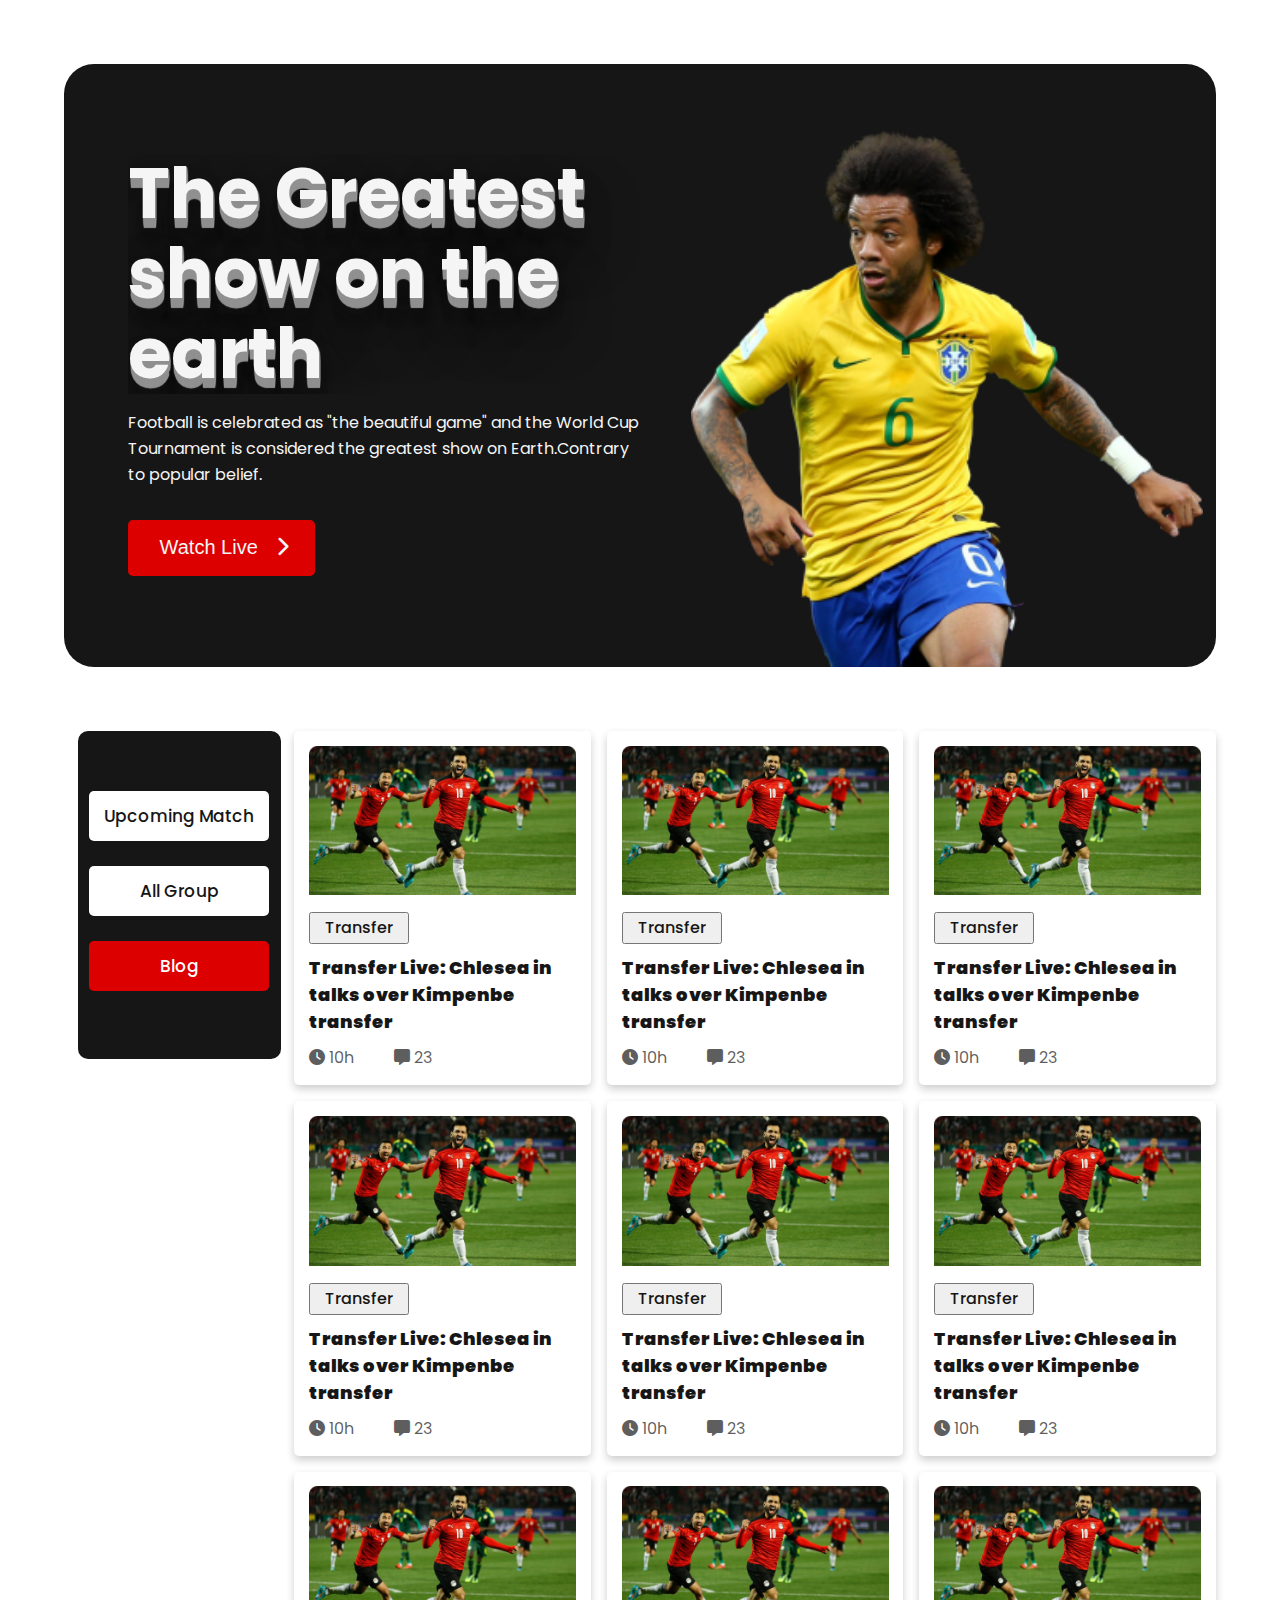
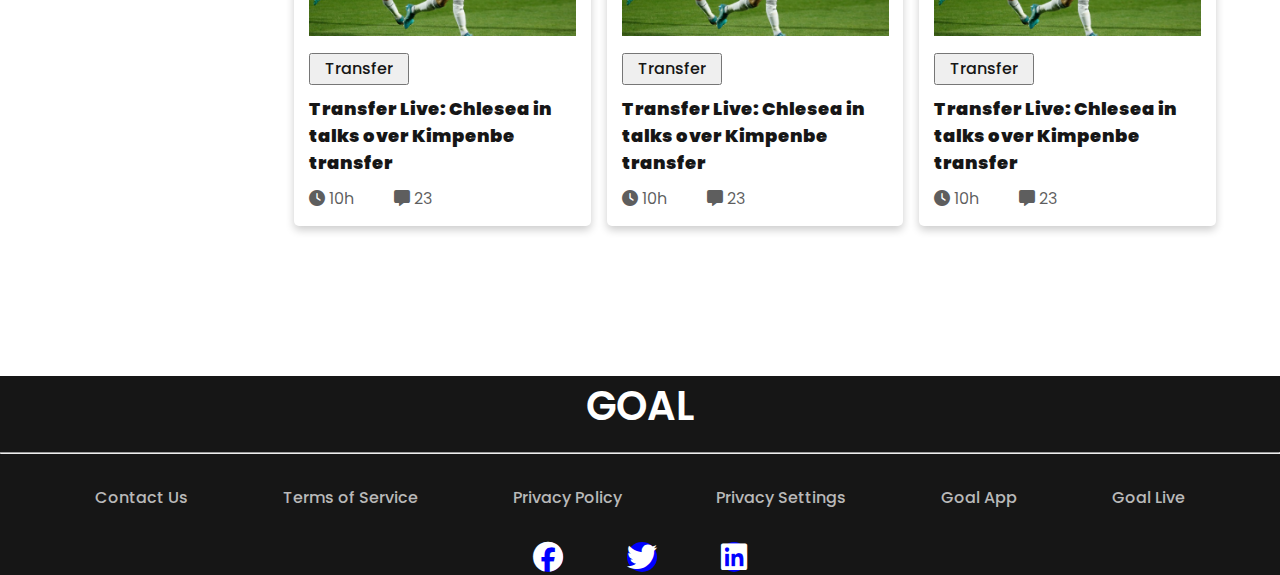
<file: index.html>
<!DOCTYPE html>
<html lang="en">
  <head>
    <meta charset="UTF-8" />
    <meta http-equiv="X-UA-Compatible" content="IE=edge" />
    <meta name="viewport" content="width=device-width, initial-scale=1.0" />
    <title>World Cup</title>
    <link rel="shortcut icon" href="./assets/fifa logo.jpg" type="image/x-icon">
    <!-- Font Awesome -->
    <link
      rel="stylesheet"
      href="https://cdnjs.cloudflare.com/ajax/libs/font-awesome/6.1.1/css/all.min.css"
    />
    <!-- Google Fonts -->
    <link
      href="https://fonts.googleapis.com/css2?family=Lobster&family=Montserrat:ital,wght@0,200;0,400;0,500;0,600;0,700;0,800;0,900;1,700;1,800&family=Poppins&display=swap"
      rel="stylesheet"
    />
    <!-- Custom CSS Style -->
    <link rel="stylesheet" href="./styles/website1.css" />
  </head>
  <body>
    <!-- Header Part Start -->
    <header>
      <div class="header__content">
        <h1>The Greatest <br />show on the <br />earth</h1>
        <p>
          Football is celebrated as "the beautiful game" and the World Cup
          Tournament is considered the greatest show on Earth.Contrary to
          popular belief.
        </p>
        <button>
          Watch Live
          <span><i class="fa-solid fa-chevron-right arrow-btn"></i></span>
        </button>
      </div>
      <div class="header__img">
        <img src="./assets/Banner Image.png" alt="" />
      </div>
    </header>
    <!-- Header Part End -->

    <!-- Main Part Start -->
    <main>
      <section class="main__content--area">
        <!-- sidebar options -->
        <section class="main__content">
          <div class="main__content--container">
            <!-- upcoming match btn -->
            <div class="upcoming__match--btn">
              <a href="./website2.html"><button>Upcoming Match</button></a>
            </div>
            <br />
            <!-- all group  btn -->
            <div class="all__group--btn">
              <button>All Group</button>
            </div>
            <br />
            <!-- blog btn -->
            <div class="blog--btn">
              <a href="./index.html"> <button>Blog</button></a>
            </div>
            <br />
          </div>
        </section>

        <!-- blog informations -->
        <section class="blogs__news">
          <!-- card-01 -->
          <div class="card">
            <img
              src="./assets/Blog Image.png"
              alt="Avatar"
              style="width: 100%"
            />
            <button class="blog__btn">Transfer</button>
            <div class="container">
              <h4>
                <b>Transfer Live: Chlesea in talks over Kimpenbe transfer</b>
              </h4>
              <div class="card__icons">
                <span><i class="fa-solid fa-clock"></i> 10h</span>
                <span class="chat__icon"
                  ><i class="fa-solid fa-message"></i> 23</span
                >
              </div>
            </div>
          </div>
          <!-- card-02 -->
          <div class="card">
            <img
              src="./assets/Blog Image.png"
              alt="Avatar"
              style="width: 100%"
            />
            <button class="blog__btn">Transfer</button>
            <div class="container">
              <h4>
                <b>Transfer Live: Chlesea in talks over Kimpenbe transfer</b>
              </h4>
              <div class="card__icons">
                <span><i class="fa-solid fa-clock"></i> 10h</span>
                <span class="chat__icon"
                  ><i class="fa-solid fa-message"></i> 23</span
                >
              </div>
            </div>
          </div>
          <!-- card-03 -->
          <div class="card">
            <img
              src="./assets/Blog Image.png"
              alt="Avatar"
              style="width: 100%"
            />
            <button class="blog__btn">Transfer</button>
            <div class="container">
              <h4>
                <b>Transfer Live: Chlesea in talks over Kimpenbe transfer</b>
              </h4>
              <div class="card__icons">
                <span><i class="fa-solid fa-clock"></i> 10h</span>
                <span class="chat__icon"
                  ><i class="fa-solid fa-message"></i> 23</span
                >
              </div>
            </div>
          </div>
          <!-- card-04 -->
          <div class="card">
            <img
              src="./assets/Blog Image.png"
              alt="Avatar"
              style="width: 100%"
            />
            <button class="blog__btn">Transfer</button>
            <div class="container">
              <h4>
                <b>Transfer Live: Chlesea in talks over Kimpenbe transfer</b>
              </h4>
              <div class="card__icons">
                <span><i class="fa-solid fa-clock"></i> 10h</span>
                <span class="chat__icon"
                  ><i class="fa-solid fa-message"></i> 23</span
                >
              </div>
            </div>
          </div>
          <!-- card-05 -->
          <div class="card">
            <img
              src="./assets/Blog Image.png"
              alt="Avatar"
              style="width: 100%"
            />
            <button class="blog__btn">Transfer</button>
            <div class="container">
              <h4>
                <b>Transfer Live: Chlesea in talks over Kimpenbe transfer</b>
              </h4>
              <div class="card__icons">
                <span><i class="fa-solid fa-clock"></i> 10h</span>
                <span class="chat__icon"
                  ><i class="fa-solid fa-message"></i> 23</span
                >
              </div>
            </div>
          </div>
          <!-- card-06 -->
          <div class="card">
            <img
              src="./assets/Blog Image.png"
              alt="Avatar"
              style="width: 100%"
            />
            <button class="blog__btn">Transfer</button>
            <div class="container">
              <h4>
                <b>Transfer Live: Chlesea in talks over Kimpenbe transfer</b>
              </h4>
              <div class="card__icons">
                <span><i class="fa-solid fa-clock"></i> 10h</span>
                <span class="chat__icon"
                  ><i class="fa-solid fa-message"></i> 23</span
                >
              </div>
            </div>
          </div>
          <!-- card-07 -->
          <div class="card">
            <img
              src="./assets/Blog Image.png"
              alt="Avatar"
              style="width: 100%"
            />
            <button class="blog__btn">Transfer</button>
            <div class="container">
              <h4>
                <b>Transfer Live: Chlesea in talks over Kimpenbe transfer</b>
              </h4>
              <div class="card__icons">
                <span><i class="fa-solid fa-clock"></i> 10h</span>
                <span class="chat__icon"
                  ><i class="fa-solid fa-message"></i> 23</span
                >
              </div>
            </div>
          </div>
          <!-- card-08 -->
          <div class="card">
            <img
              src="./assets/Blog Image.png"
              alt="Avatar"
              style="width: 100%"
            />
            <button class="blog__btn">Transfer</button>
            <div class="container">
              <h4>
                <b>Transfer Live: Chlesea in talks over Kimpenbe transfer</b>
              </h4>
              <div class="card__icons">
                <span><i class="fa-solid fa-clock"></i> 10h</span>
                <span class="chat__icon"
                  ><i class="fa-solid fa-message"></i> 23</span
                >
              </div>
            </div>
          </div>
          <!-- card-09 -->
          <div class="card last-child">
            <img
              src="./assets/Blog Image.png"
              alt="Avatar"
              style="width: 100%"
            />
            <button class="blog__btn">Transfer</button>
            <div class="container">
              <h4>
                <b>Transfer Live: Chlesea in talks over Kimpenbe transfer</b>
              </h4>
              <div class="card__icons">
                <span><i class="fa-solid fa-clock"></i> 10h</span>
                <span class="chat__icon"
                  ><i class="fa-solid fa-message"></i> 23</span
                >
              </div>
            </div>
          </div>
        </section>
      </section>
      <br /><br />
      <!-- view all btn -->
      <div class="view__all--btn--container">
        <button class="view__all--btn">View All</button>
      </div>
    </main>
    <!-- Main Part End -->

    <!-- Footer Part Start -->
    <footer>
      <div class="goal">
        <h1>GOAL</h1>
      </div>
      <hr />
      <!-- Contact information and others -->
      <div class="others__info">
        <ul>
          <li>Contact Us</li>
          <li>Terms of Service</li>
          <li>Privacy Policy</li>
          <li>Privacy Settings</li>
          <li>Goal App</li>
          <li>Goal Live</li>
        </ul>
      </div>
      <!-- Social Icons -->
      <div class="social__icons">
        <ul>
          <li>
            <a href="https://www.facebook.com/nishat2298"
              ><i class="fa-brands fa-facebook"></i
            ></a>
          </li>
          <li class="twitter">
            <a href="https://www.facebook.com/nishat2298"
              ><i class="fa-brands fa-twitter"></i
            ></a>
          </li>
          <li>
            <a href="https://www.facebook.com/nishat2298">
              <i class="fa-brands fa-linkedin"></i>
            </a>
          </li>
        </ul>
      </div>
    </footer>
    <!-- Footer Part End -->
  </body>
</html>
</file>
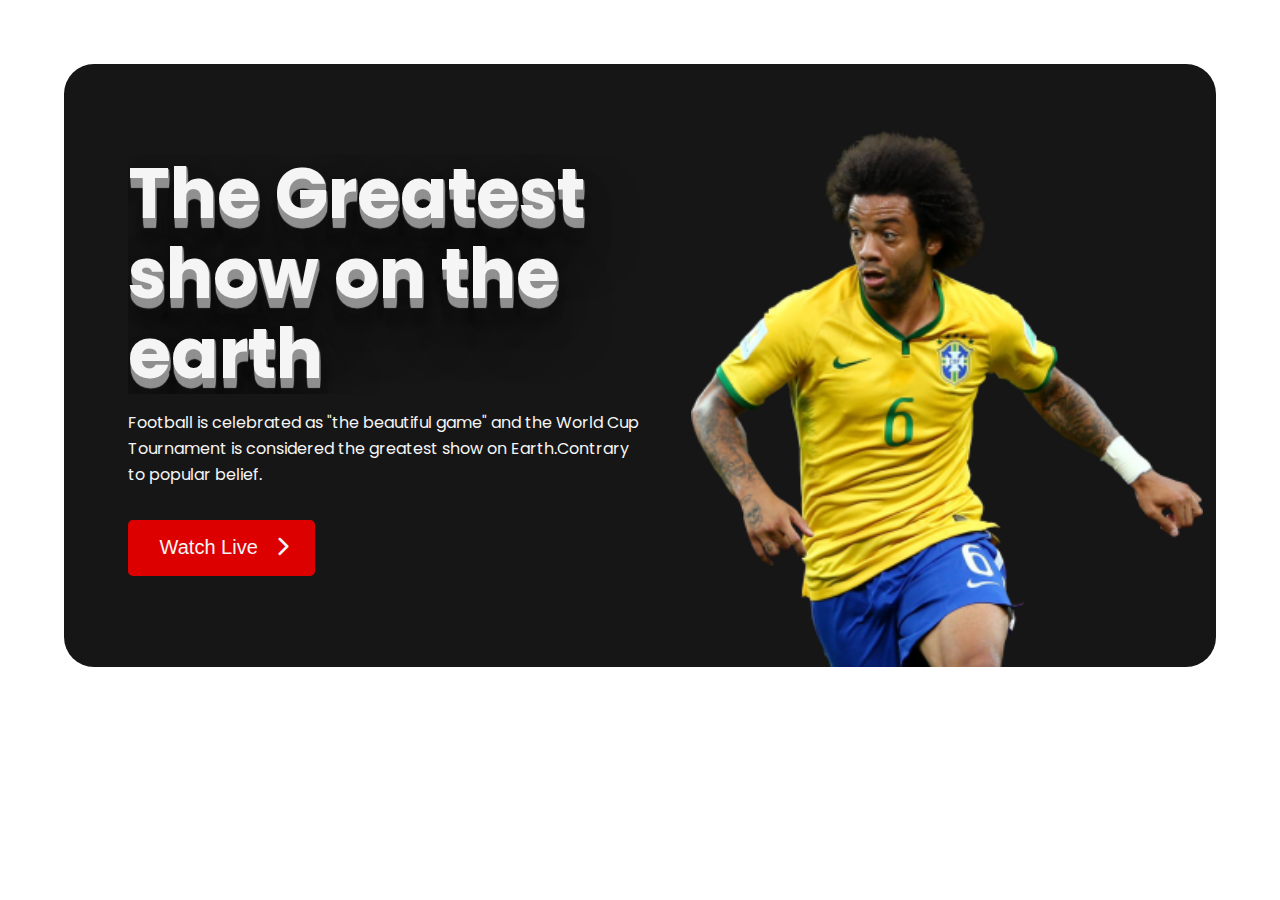
<file: website-1.html>
<!DOCTYPE html>
<html lang="en">
  <head>
    <meta charset="UTF-8" />
    <meta http-equiv="X-UA-Compatible" content="IE=edge" />
    <meta name="viewport" content="width=device-width, initial-scale=1.0" />
    <title>World Cup || Website-1</title>
    <!-- Font Awesome -->
    <link
      rel="stylesheet"
      href="https://cdnjs.cloudflare.com/ajax/libs/font-awesome/6.1.1/css/all.min.css"
    />
    <!-- Google Fonts -->
    <link
      href="https://fonts.googleapis.com/css2?family=Lobster&family=Montserrat:ital,wght@0,200;0,400;0,500;0,600;0,700;0,800;0,900;1,700;1,800&family=Poppins&display=swap"
      rel="stylesheet"
    />
    <!-- Custom CSS Style -->
    <link rel="stylesheet" href="./styles/website1.css" />
  </head>
  <body>
    <!-- Header Part Start -->
    <header>
      <div class="header__content">
        <h1>The Greatest <br />show on the <br />earth</h1>
        <p>
          Football is celebrated as "the beautiful game"  and the World Cup
          Tournament is considered the greatest show on Earth.Contrary to popular belief.
        </p>
        <button>
          Watch Live <span ><i class="fa-solid fa-chevron-right arrow-btn"></i></span>
        </button>
      </div>
      <div class="header__img">
        <img src="./assets/Banner Image.png" alt="" />
      </div>
    </header>
    <!-- Header Part End -->

    <!-- Main Part Start -->
    <main></main>
    <!-- Main Part End -->

    <!-- Footer Part Start -->
    <footer></footer>
    <!-- Footer Part End -->
  </body>
</html>
</file>
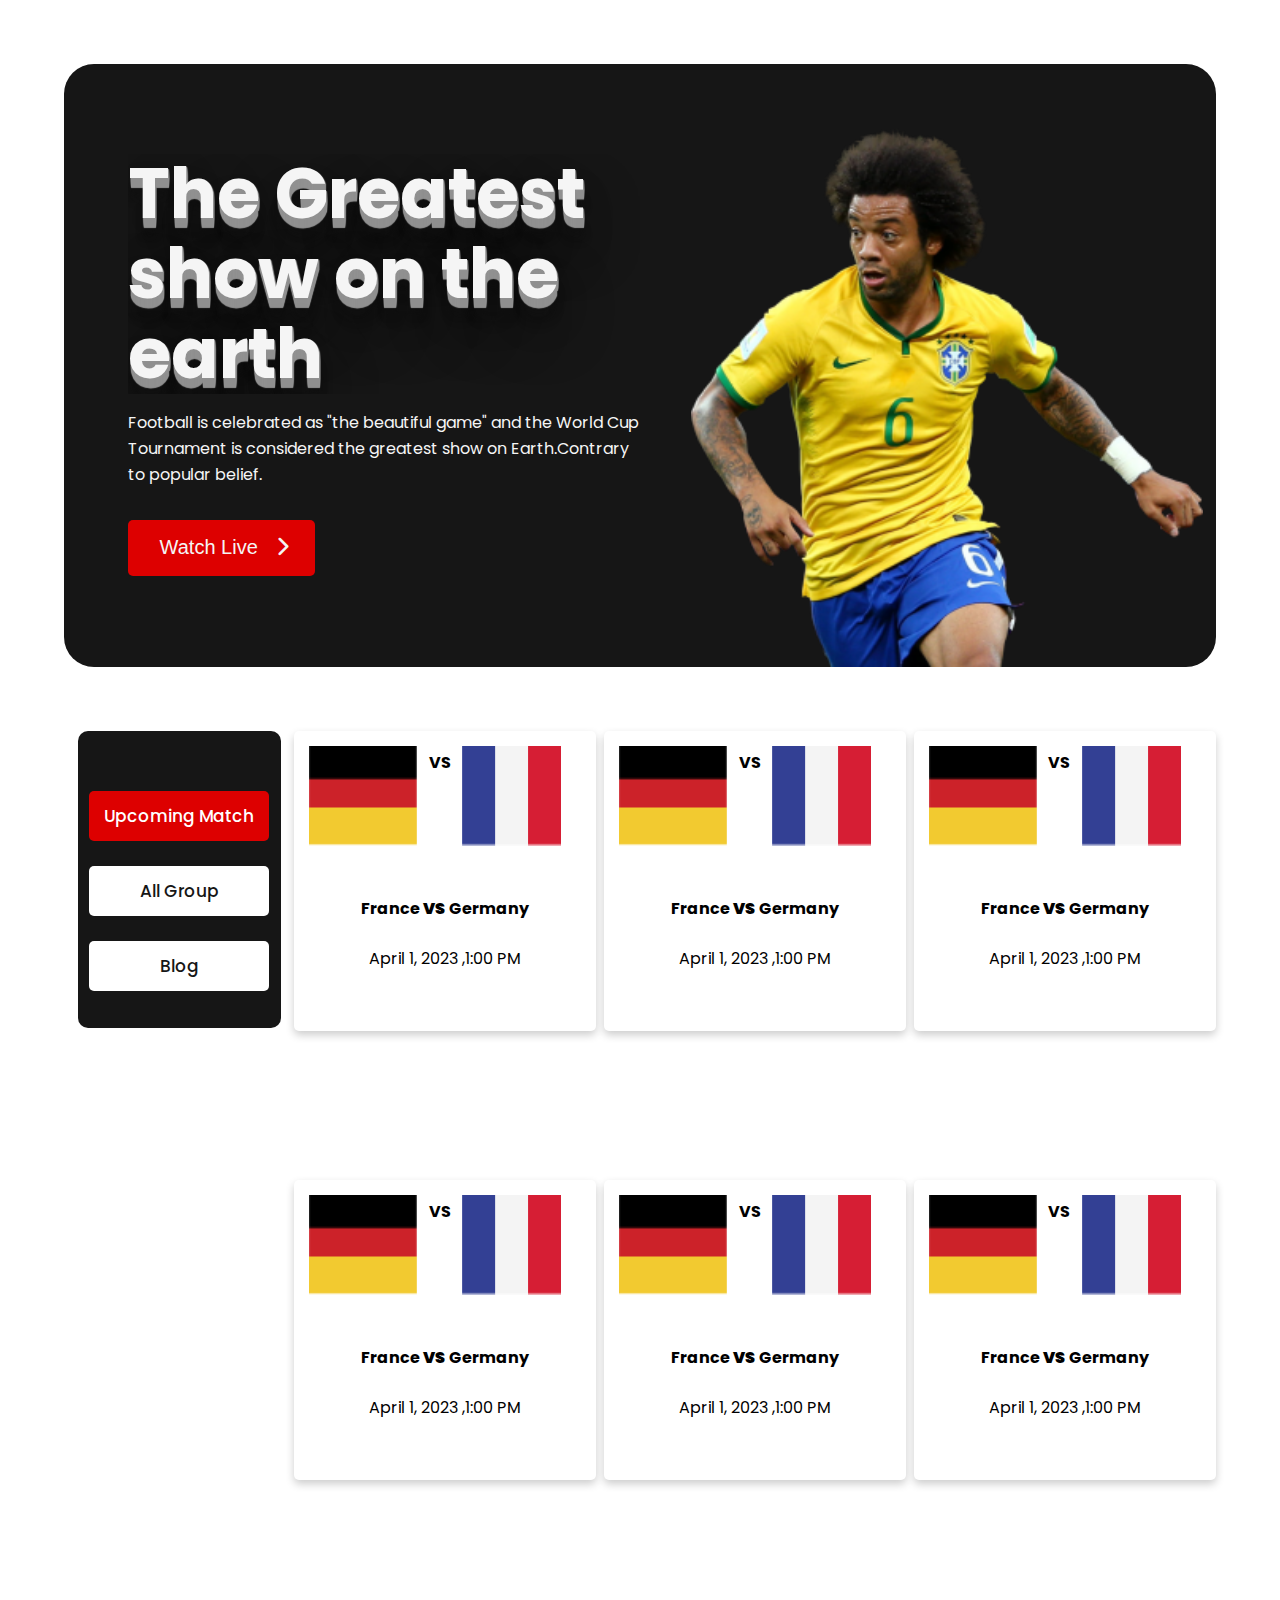
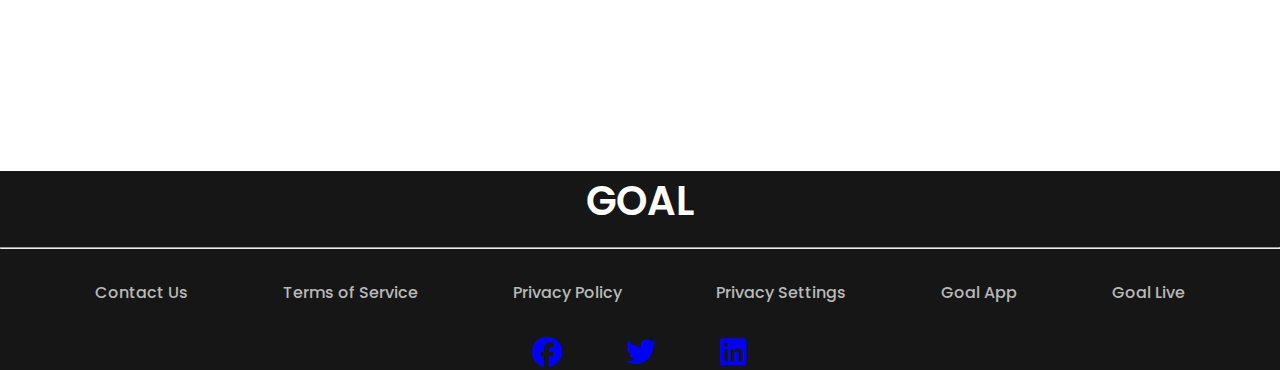
<file: website2.html>
<!DOCTYPE html>
<html lang="en">
  <head>
    <meta charset="UTF-8" />
    <meta http-equiv="X-UA-Compatible" content="IE=edge" />
    <meta name="viewport" content="width=device-width, initial-scale=1.0" />
    <title>World Cup || Website-2</title>
    <!-- Favicon -->
    <link
      rel="shortcut icon"
      href="./assets/fifa logo.jpg"
      type="image/x-icon"
    />
    <!-- Font Awesome -->
    <link
      rel="stylesheet"
      href="https://cdnjs.cloudflare.com/ajax/libs/font-awesome/6.1.1/css/all.min.css"
    />
    <!-- Google Fonts -->
    <link
      href="https://fonts.googleapis.com/css2?family=Lobster&family=Montserrat:ital,wght@0,200;0,400;0,500;0,600;0,700;0,800;0,900;1,700;1,800&family=Poppins&display=swap"
      rel="stylesheet"
    />
    <!-- Custom CSS Style -->
    <link rel="stylesheet" href="./styles/website2.css" />
  </head>
  <body>
    <!-- Header Part Start -->
    <header>
      <div class="header__content">
        <h1>The Greatest <br />show on the <br />earth</h1>
        <p>
          Football is celebrated as "the beautiful game" and the World Cup
          Tournament is considered the greatest show on Earth.Contrary to
          popular belief.
        </p>
        <button>
          Watch Live
          <span><i class="fa-solid fa-chevron-right arrow-btn"></i></span>
        </button>
      </div>
      <div class="header__img">
        <img src="./assets/Banner Image.png" alt="" />
      </div>
    </header>
    <!-- Header Part End -->

    <!-- Main Part Start -->
    <main>
      <section class="main__content--area">
        <!-- sidebar options -->
        <section class="main__content">
          <div class="main__content--container">
            <!-- upcoming match btn -->
            <div class="upcoming__match--btn">
              <a href="./website2.html"><button>Upcoming Match</button></a>
            </div>
            <br />
            <!-- all group  btn -->
            <div class="all__group--btn">
              <button>All Group</button>
            </div>
            <br />
            <!-- blog btn -->
            <div class="blog--btn">
              <a href="./index.html"><button>Blog</button></a>
            </div>
            <br />
          </div>
        </section>

        <!-- blog informations -->
        <section class="blogs__news">
          <!-- card-01 -->
          <div class="card">
            <div class="verses">
              <img
                src="./assets/germany Flag.png"
                alt="Avatar"
                style="width: 100%"
              />
              <span class="vs"> <b>VS</b></span>
              <img src="./assets/Flag.png" alt="" />
            </div>
            <br />
            <br />
            <p class="blog__btn">
              <b>France <strong>VS</strong> Germany</b>
            </p>
            <br />

            <div class="container">
              <p>April 1, 2023 ,1:00 PM</p>
            </div>
          </div>
          <!-- card-02 -->
          <div class="card">
            <div class="verses">
              <img
                src="./assets/germany Flag.png"
                alt="Avatar"
                style="width: 100%"
              />
              <span class="vs"> <b>VS</b></span>
              <img src="./assets/Flag.png" alt="" />
            </div>
            <br />
            <br />
            <p class="blog__btn">
              <b>France <strong>VS</strong> Germany</b>
            </p>
            <br />

            <div class="container">
              <p>April 1, 2023 ,1:00 PM</p>
            </div>
          </div>
          <!-- card-03 -->
          <div class="card">
            <div class="verses">
              <img
                src="./assets/germany Flag.png"
                alt="Avatar"
                style="width: 100%"
              />
              <span class="vs"> <b>VS</b></span>
              <img src="./assets/Flag.png" alt="" />
            </div>
            <br />
            <br />
            <p class="blog__btn">
              <b>France <strong>VS</strong> Germany</b>
            </p>
            <br />

            <div class="container">
              <p>April 1, 2023 ,1:00 PM</p>
            </div>
          </div>
          <!-- card-04 -->
          <div class="card">
            <div class="verses">
              <img
                src="./assets/germany Flag.png"
                alt="Avatar"
                style="width: 100%"
              />
              <span class="vs"> <b>VS</b></span>
              <img src="./assets/Flag.png" alt="" />
            </div>
            <br />
            <br />
            <p class="blog__btn">
              <b>France <strong>VS</strong> Germany</b>
            </p>
            <br />

            <div class="container">
              <p>April 1, 2023 ,1:00 PM</p>
            </div>
          </div>
          <!-- card-05 -->
          <div class="card">
            <div class="verses">
              <img
                src="./assets/germany Flag.png"
                alt="Avatar"
                style="width: 100%"
              />
              <span class="vs"> <b>VS</b></span>
              <img src="./assets/Flag.png" alt="" />
            </div>
            <br />
            <br />
            <p class="blog__btn">
              <b>France <strong>VS</strong> Germany</b>
            </p>
            <br />

            <div class="container">
              <p>April 1, 2023 ,1:00 PM</p>
            </div>
          </div>
          <!-- card-06 -->
          <div class="card">
            <div class="verses">
              <img
                src="./assets/germany Flag.png"
                alt="Avatar"
                style="width: 100%"
              />
              <span class="vs"> <b>VS</b></span>
              <img src="./assets/Flag.png" alt="" />
            </div>
            <br />
            <br />
            <p class="blog__btn">
              <b>France <strong>VS</strong> Germany</b>
            </p>
            <br />

            <div class="container">
              <p>April 1, 2023 ,1:00 PM</p>
            </div>
          </div>
        </section>
      </section>
      <br /><br />
      <!-- view all btn -->
      <div class="view__all--btn--container">
        <button class="view__all--btn">View All</button>
      </div>
    </main>
    <!-- Main Part End -->

    <!-- Footer Part Start -->
    <footer>
      <div class="goal">
        <h1>GOAL</h1>
      </div>
      <hr />
      <!-- Contact information and others -->
      <div class="others__info">
        <ul>
          <li>Contact Us</li>
          <li>Terms of Service</li>
          <li>Privacy Policy</li>
          <li>Privacy Settings</li>
          <li>Goal App</li>
          <li>Goal Live</li>
        </ul>
      </div>
      <!-- Social Icons -->
      <div class="social__icons">
        <ul>
          <li>
            <a href=""><i class="fa-brands fa-facebook"></i></a>
          </li>
          <li>
            <a href=""><i class="fa-brands fa-twitter"></i></a>
          </li>
          <li>
            <a href="">
              <i class="fa-brands fa-linkedin"></i>
            </a>
          </li>
        </ul>
      </div>
    </footer>
    <!-- Footer Part End -->
  </body>
</html>
</file>
<file: styles/website1.css>
/* Reset */
* {
  margin: 0;
  padding: 0;
  box-sizing: border-box;
}

body {
  font-family: "Poppins", sans-serif;
  font-weight: normal;
}

header,
main {
  width: 90%;
  margin: 0 auto;
}

/* ----------------Header Part Style----------- */
/* header content */
header {
  display: grid;
  grid-template-columns: repeat(2, 1fr);
  background: #161616;
  border-radius: 30px;
  padding: 5%;
  /* max-height: 645px; */
  margin-top: 5%;
  margin-bottom: 5%;
}
header h1 {
  font-family: "Poppins";
  font-style: normal;
  font-weight: 700;
  font-size: 70px;
  line-height: 80px;
  /* color: #ffffff; */
  margin-top: 5%;

  /* text effect */
  /* text-transform: uppercase; */
  color: #f5f5f5;
  text-shadow: 1px 1px 1px #919191, 1px 2px 1px #919191, 1px 3px 1px #919191,
    1px 4px 1px #919191, 1px 5px 1px #919191, 1px 6px 1px #919191,
    1px 7px 1px #919191, 1px 8px 1px #919191, 1px 9px 1px #919191,
    1px 10px 1px #919191, 1px 18px 6px rgba(16, 16, 16, 0.4),
    1px 22px 10px rgba(16, 16, 16, 0.2), 1px 25px 35px rgba(16, 16, 16, 0.2),
    1px 30px 60px rgba(16, 16, 16, 0.4);
}
header p {
  font-family: "Poppins";
  font-style: normal;
  font-weight: 400;
  font-size: 16px;
  line-height: 26px;
  color: #f5f5f5;
  margin: 16px 0px 16px 0px;
}

header button {
  width: 187px;
  height: 56px;
  background: #dd0000;
  border-radius: 5px;
  color: #f5f5f5;
  border: none;
  margin-top: 16px;
  font-size: 20px;
}
/* transition effect */
header button:hover {
  background-color: #6e0606;
  transition: all 3s;
}
header .arrow-btn {
  margin-left: 7%;
  line-height: normal;
  width: 7px;
  height: 14px;
  border-radius: 1.5px solid #ffffff;
}

.header__img img {
  display: block;
  margin: 0 auto;
  width: 100%;
  margin-left: 10%;
  margin-bottom: -12.5%;
}

/* animation  effect*/
header button {
  animation: text 4s;
}
header p {
  animation: text 4s;
}
header h1 {
  font-size: 70px;
  white-space: nowrap;
  overflow: hidden;
  animation: text 4s;
}
@keyframes text {
  0% {
    margin-left: -30%;
  }
  100% {
    margin-left: 0%;
  }
}

/* animation effect */
.header__img {
  animation-name: example;
  animation-duration: 4s;
}

@keyframes example {
  0% {
    margin-right: -50%;
  }
  25% {
    border-radius: 50%;
  }
  50% {
    border-radius: 50%;
  }
  100% {
    border-radius: 50%;
  }
}

/* ---------------Main Part Style---------------- */
button {
  cursor: pointer;
}
.main__content--area {
  width: 100%;
  position: relative;
}
.main__content--area {
  position: relative;
  display: grid;
  grid-template-columns: 20% 80%;
}

/* main content */
.main__content {
  display: grid;
  grid-template-rows: repeat(3, 1fr);
  grid-row-gap: 5%;
  /* height: auto; */
}
.main__content--container {
  background-color: #161616;
  border-radius: 10px;
  padding: 5%;
  margin: 0 auto;
}
.upcoming__match--btn {
  margin-top: 27%;
}
.main__content--container button {
  width: 180px;
  height: 50px;
  background-color: #ffffff;
  font-family: "Poppins";
  font-style: normal;
  font-weight: 500;
  font-size: 17px;
  line-height: 30px;
  color: #161616;
  border: none;
  border-radius: 5px;
}
main .blog--btn button {
  background-color: #dd0000;
  color: #ffffff;
}
/* blog information */
main .blogs__news {
  display: grid;
  grid-template-columns: repeat(3, 1fr);
  grid-gap: 1rem;
}
.blogs__news button {
  width: 100px;
  height: 32px;
  font-family: "Poppins";
  font-style: normal;
  font-weight: 500;
  font-size: 16px;
  line-height: 24px;
  /* identical to box height */
  color: #161616;
  margin-top: 10px;
  margin-bottom: 10px;
}
.card {
  box-shadow: 0 4px 8px 0 rgba(0, 0, 0, 0.2);
  padding: 5%;
  border-radius: 5px;
}
.card img{
  transform: scale(1);
  transition: 0.3s ease-in-out;
}
.card img:hover {
  transform: scale(1.2);
}
.card h4 {
  font-family: "Poppins";
  font-style: normal;
  font-weight: 600;
  font-size: 18px;
  line-height: 27px;
  color: #161616;
  margin-bottom: 10px;
}
.card__icons {
  display: flex;
  color: rgba(22, 22, 22, 0.7);
}
.card__icons .chat__icon {
  margin-left: 15%;
}

/* view all btn */
.view__all--btn--container {
  display: none;
  height: 200px;
  position: relative;
}
.view__all--btn {
  padding: 12px 29px;
  width: 131px;
  height: 47px;
  background: #dd0000;
  border-radius: 5px;
  border: none;
  text-align: center;
  /* font */
  font-family: "HelveticaNeue";
  font-style: normal;
  font-weight: 400;
  font-size: 20px;
  line-height: 23px;
  text-align: center;
  color: #ffffff;

  /* center */
  margin: 0;
  position: absolute;
  top: 50%;
  left: 50%;
  -ms-transform: translate(-50%, -50%);
  transform: translate(-50%, -50%);
}

/* ------------------Footer Part Style-------------- */
footer {
  width: 100%;
  /* height: 345px; */
  background: #161616;
  position: relative;
}
footer .goal {
  margin-top: 100px;
  margin-bottom: 1rem;
}
footer h1 {
  font-family: "Poppins";
  font-style: normal;
  font-weight: 600;
  font-size: 40px;
  line-height: 60px;
  /* identical to box height */
  text-align: center;
  color: #ffffff;
}
a {
  text-decoration: none;
}
ul li {
  list-style-type: none;
}
footer .others__info ul {
  display: flex;
  flex-direction: row;
  justify-content: space-evenly;
  margin-top: 2rem;
}
footer .others__info ul li {
  font-family: "Poppins";
  font-style: normal;
  font-weight: 500;
  font-size: 16px;
  line-height: 24px;
  /* identical to box height */
  font-feature-settings: "liga" off;
  color: #b9b9b9;
}


footer .social__icons ul {
  display: flex;
  justify-content: center;
  gap: 5%;
  margin-top: 2rem;
}
footer .social__icons i {
  background-color: blue;
  border-radius: 50%;
  font-size: 30px;
  color: #ffffff;
}


/* -------------------------------------Responsiveness--------------------------------- */
/* 1.x-small :: Dimensions <576px ---*/
@media (max-width: 425px) {
  /* -----------Header Part------- */
  header {
    grid-template-columns: repeat(1, 1fr);
    padding: 5%;
    height: auto;
  }
  header h1 {
    font-style: normal;
    font-weight: 700;
    font-size: 30px !important;
    line-height: 33px;
    text-align: center;
  }
  header p {
    font-style: normal;
    font-weight: 400;
    font-size: 12px;
    line-height: 24px;
    /* or 171% */

    text-align: center;
  }
  header button {
    width: 141px;
    height: 30px;
    margin-top: 5px;
    display: block;
    margin: 0 auto;
    margin-bottom: 5px;
  }
  .header__img img {
    position: relative;
    width: 213px;
    height: 150px;
    left: 45%;
    margin-bottom: -6.5%;
    transform: translateX(-50%);
  }
  /* --------Main Part------- */
  .main__content--container {
    display: grid !important;
    grid-template-rows: repeat(3, 1fr) !important;
    grid-row-gap: 5%;
    /* height: auto; */
    margin-top: 10% !important;
  }
  .main__content--area {
    grid-template-columns: 100%;
  }
  .main__content--container {
    background-color: #ffffff;
  }
  .main__content--container button {
    border: 1px solid rgba(69, 66, 66, 0.295);
  }
  .upcoming__match--btn {
    margin-top: 1%;
  }

  main .blogs__news {
    grid-template-columns: repeat(1, 1fr) !important;
    grid-row-gap: 0.5rem;
  }

  /* -----Footer Part----- */
  footer h1 {
    font-family: "Poppins";
    font-style: normal;
    font-weight: 600;
    font-size: 22px;
    line-height: 33px;
    /* identical to box height */
    text-align: center;
  }
  footer .others__info ul {
    flex-direction: column;
    text-align: center;
    gap: 1rem;
  }
}
@media (max-width: 575.98px) {
  /* -----------Header Part------- */
  header {
    grid-template-columns: repeat(1, 1fr);
    padding: 5%;
    height: auto;
  }
  header h1 {
    font-style: normal;
    font-weight: 700;
    font-size: 22px;
    line-height: 33px;
    text-align: center;
  }
  header p {
    font-style: normal;
    font-weight: 400;
    font-size: 12px;
    line-height: 24px;
    /* or 171% */

    text-align: center;
  }
  header button {
    width: 141px;
    height: 30px;
    margin-top: 5px;
    display: block;
    margin: 0 auto;
    margin-bottom: 5px;
  }
  .header__img img {
    position: relative;
    width: 213px;
    height: 150px;
    left: 45%;
    margin-bottom: -6.5%;
    transform: translateX(-50%);
  }
  /* --------Main Part------- */
  .main__content--area {
    grid-template-columns: 100% !important;
  }
  .main__content--container {
    background-color: #ffffff;
  }
  .main__content--container button {
    border: 1px solid rgba(69, 66, 66, 0.295);
  }
  .upcoming__match--btn {
    margin-top: 1%;
  }

  main .blogs__news {
    grid-template-columns: repeat(1, 1fr) !important;
    grid-row-gap: 0.5rem;
    margin-top: -170%!important;
  }
  .view__all--btn--container {
    display: none !important;
  }

  /* -----Footer Part----- */
  footer h1 {
    font-family: "Poppins";
    font-style: normal;
    font-weight: 600;
    font-size: 22px;
    line-height: 33px;
    /* identical to box height */
    text-align: center;
  }
  footer .others__info ul {
    flex-direction: column;
    text-align: center;
    gap: 1rem;
  }
}
/* // Small devices (landscape phones, less than 768px) */

@media (max-width: 767.98px) {
  /* -----------Header Part------- */
  header {
    grid-template-columns: repeat(1, 1fr);
    padding: 5%;
    height: auto;
  }
  header h1 {
    font-style: normal;
    font-weight: 700;
    font-size: 22px;
    line-height: 33px;
    text-align: center;
  }
  header p {
    font-style: normal;
    font-weight: 400;
    font-size: 12px;
    line-height: 24px;
    /* or 171% */

    text-align: center;
  }
  header button {
    width: 141px;
    height: 30px;
    margin-top: 5px;
    display: block;
    margin: 0 auto;
    margin-bottom: 5px;
  }
  .header__img img {
    position: relative;
    width: 213px;
    height: 150px;
    left: 45%;
    margin-bottom: -6.5%;
    transform: translateX(-50%);
  }
  /* --------Main Part------- */
  .main__content--area {
    grid-template-columns: 100%;
  }
  .main__content--container {
    background-color: #ffffff;
  }
  .main__content--container button {
    border: 1px solid rgba(69, 66, 66, 0.295);
  }
  .upcoming__match--btn {
    margin-top: 1%;
  }

  main .blogs__news {
    grid-template-columns: repeat(1, 1fr) !important;
    grid-row-gap: 0.5rem;
    margin-top: -115%;
  }
  .view__all--btn--container {
    display: none !important;
  }

  /* -----Footer Part----- */
  footer h1 {
    font-family: "Poppins";
    font-style: normal;
    font-weight: 600;
    font-size: 22px;
    line-height: 33px;
    /* identical to box height */
    text-align: center;
  }
  footer .others__info ul {
    flex-direction: column;
    text-align: center;
    gap: 1rem;
  }
}
/* // Medium devices (tablets, less than 992px) */
@media (max-width: 991.98px) {
  /* ------header part------ */
  header h1 {
    font-family: "Poppins";
    font-style: normal;
    font-weight: 700;
    font-size: 40px;
    line-height: 50px;
  }
  header p {
    font-family: "Poppins";
    font-style: normal;
    font-weight: 400;
    font-size: 14px;
    line-height: 24px;
  }
  header button {
    width: 161px;
    height: 48px;
  }
  /* ------main part------ */
  .main__content {
    display: grid;
    grid-template-columns: repeat(3 1fr);
  }
  .main__content--area {
    grid-template-columns: 100%;
  }
  .main__content--container {
    background-color: #ffffff;
    display: flex;
    flex-direction: row;
    gap: 5%;
  }
  .main__content--container button {
    border: 1px solid rgba(69, 66, 66, 0.295);
  }
  .upcoming__match--btn {
    margin-top: 1%;
  }
  main .blogs__news {
    display: grid;
    grid-template-columns: repeat(2, 1fr);
    grid-gap: 1rem;
    margin-top: -35%;
  }
  main .blogs__news .last-child {
    display: none;
  }

  .view__all--btn--container {
    display: block;
  }
}
</file>
<file: styles/website2.css>
/* Reset */
* {
  margin: 0;
  padding: 0;
  box-sizing: border-box;
}

body {
  font-family: "Poppins", sans-serif;
  font-weight: normal;
}

header,
main {
  width: 90%;
  margin: 0 auto;
}

/* ----------------Header Part Style----------- */
/* header content */
header {
  display: grid;
  grid-template-columns: repeat(2, 1fr);
  background: #161616;
  border-radius: 30px;
  padding: 5%;
  /* max-height: 645px; */
  margin-top: 5%;
  margin-bottom: 5%;
}
header h1 {
  font-family: "Poppins";
  font-style: normal;
  font-weight: 700;
  font-size: 70px;
  line-height: 80px;
  /* color: #ffffff; */
  margin-top: 5%;

  /* text effect */
  color: #f5f5f5;
  text-shadow: 1px 1px 1px #919191, 1px 2px 1px #919191, 1px 3px 1px #919191,
    1px 4px 1px #919191, 1px 5px 1px #919191, 1px 6px 1px #919191,
    1px 7px 1px #919191, 1px 8px 1px #919191, 1px 9px 1px #919191,
    1px 10px 1px #919191, 1px 18px 6px rgba(16, 16, 16, 0.4),
    1px 22px 10px rgba(16, 16, 16, 0.2), 1px 25px 35px rgba(16, 16, 16, 0.2),
    1px 30px 60px rgba(16, 16, 16, 0.4);
}
header p {
  font-family: "Poppins";
  font-style: normal;
  font-weight: 400;
  font-size: 16px;
  line-height: 26px;
  color: #f5f5f5;
  margin: 16px 0px 16px 0px;
}

header button {
  width: 187px;
  height: 56px;
  background: #dd0000;
  border-radius: 5px;
  color: #f5f5f5;
  border: none;
  margin-top: 16px;
  font-size: 20px;
}
/* transition effect */
header button:hover {
  background-color: #6e0606;
  transition: all 3s;
}
header .arrow-btn {
  margin-left: 7%;
  line-height: normal;
  width: 7px;
  height: 14px;
  border-radius: 1.5px solid #ffffff;
}

.header__img img {
  display: block;
  margin: 0 auto;
  width: 100%;
  margin-left: 10%;
  margin-bottom: -12.5%;
}

/* animation effect */
header button {
  animation: text 4s;
}
header p {
  animation: text 4s;
}
header h1 {
  font-size: 70px;
  white-space: nowrap;
  overflow: hidden;
  animation: text 4s;
}
@keyframes text {
  0% {
    margin-left: -30%;
  }
  100% {
    margin-left: 0%;
  }
}

/* animation effect */
.header__img {
  animation-name: example;
  animation-duration: 4s;
}

@keyframes example {
  0% {
    background-color: rgb(190, 47, 47);
    border-radius: 50%;
  }
  25% {
    background-color: yellow;
    border-radius: 50%;
  }
  50% {
    background-color: blue;
    border-radius: 50%;
  }
  100% {
    background-color: black;
    border-radius: 50%;
  }
}

/* ---------------Main Part Style---------------- */
button {
  cursor: pointer;
}
.main__content--area {
  width: 100%;
  position: relative;
}
.main__content--area {
  position: relative;
  display: grid;
  grid-template-columns: 20% 80%;
}

/* main content */
.main__content {
  display: grid;
  grid-template-rows: repeat(3, 1fr);
  grid-row-gap: 5%;
  /* height: auto; */
}
.main__content--container {
  background-color: #161616;
  border-radius: 10px;
  padding: 5%;
  margin: 0 auto;
}
.upcoming__match--btn {
  margin-top: 27%;
}
.main__content--container button {
  width: 180px;
  height: 50px;
  background-color: #ffffff;
  font-family: "Poppins";
  font-style: normal;
  font-weight: 500;
  font-size: 17px;
  line-height: 30px;
  color: #161616;
  border: none;
  border-radius: 5px;
}
main .upcoming__match--btn button {
  background-color: #dd0000;
  color: #ffffff;
}
/* blog information */
main .blogs__news {
  display: grid;
  grid-template-columns: repeat(3, 1fr);
  text-align: center;
  gap: 0.5rem;
}
.card {
  height: 300px;
}
.card .verses {
  display: grid;
  grid-template-columns: 40% 10% 40%;
  gap: 0.5rem;
  margin: 0 auto;
  text-align: center;
}
.card .verses .vs {
  position: relative;
  top: 50%;
  transform: translateY(-50%);
  margin-top: 10%;
}
.card .verses img {
  width: 100px;
  height: 100px;
}
.blogs__news button {
  width: 100px;
  height: 32px;
  font-family: "Poppins";
  font-style: normal;
  font-weight: 500;
  font-size: 16px;
  line-height: 24px;
  /* identical to box height */
  color: #161616;
  margin-top: 10px;
  margin-bottom: 10px;
}
.card {
  box-shadow: 0 4px 8px 0 rgba(0, 0, 0, 0.2);
  padding: 5%;
  border-radius: 5px;
}
.card h4 {
  font-family: "Poppins";
  font-style: normal;
  font-weight: 600;
  font-size: 18px;
  line-height: 27px;
  color: #161616;
  margin-bottom: 10px;
}
.card__icons {
  display: flex;
  color: rgba(22, 22, 22, 0.7);
}
.card__icons .chat__icon {
  margin-left: 15%;
}

/* view all btn */
.view__all--btn--container {
  display: none;
  height: 200px;
  position: relative;
}
.view__all--btn {
  padding: 12px 29px;
  width: 131px;
  height: 47px;
  background: #dd0000;
  border-radius: 5px;
  border: none;
  text-align: center;
  /* font */
  font-family: "HelveticaNeue";
  font-style: normal;
  font-weight: 400;
  font-size: 20px;
  line-height: 23px;
  text-align: center;
  color: #ffffff;

  /* center */
  margin: 0;
  position: absolute;
  top: 50%;
  left: 50%;
  -ms-transform: translate(-50%, -50%);
  transform: translate(-50%, -50%);
}

/* ------------------Footer Part Style-------------- */
footer {
  width: 100%;
  /* height: 345px; */
  background: #161616;
  position: relative;
}
footer .goal {
  margin-top: 100px;
  margin-bottom: 1rem;
}
footer h1 {
  font-family: "Poppins";
  font-style: normal;
  font-weight: 600;
  font-size: 40px;
  line-height: 60px;
  /* identical to box height */
  text-align: center;
  color: #ffffff;
}
a {
  text-decoration: none;
}
ul li {
  list-style-type: none;
}
footer .others__info ul {
  display: flex;
  flex-direction: row;
  justify-content: space-evenly;
  margin-top: 2rem;
}
footer .others__info ul li {
  font-family: "Poppins";
  font-style: normal;
  font-weight: 500;
  font-size: 16px;
  line-height: 24px;
  /* identical to box height */
  font-feature-settings: "liga" off;
  color: #b9b9b9;
}

footer .social__icons ul {
  display: flex;
  justify-content: center;
  gap: 5%;
  margin-top: 2rem;
}
footer .social__icons i {
  font-size: 30px;
  color: blue;
}

/* -------------------------------------Responsiveness--------------------------------- */
/* 1.x-small :: Dimensions <576px ---*/
@media (max-width: 425px) {
  /* -----------Header Part------- */
  header {
    grid-template-columns: repeat(1, 1fr);
    padding: 5%;
    height: auto;
  }
  header h1 {
    font-style: normal;
    font-weight: 700;
    font-size: 30px !important;
    line-height: 33px;
    text-align: center;
  }
  header p {
    font-style: normal;
    font-weight: 400;
    font-size: 12px;
    line-height: 24px;
    color: #f5f5f5;
    /* or 171% */

    text-align: center;
  }
  header button {
    width: 141px;
    height: 30px;
    margin-top: 5px;
    display: block;
    margin: 0 auto;
    margin-bottom: 5px;
  }
  .header__img img {
    position: relative;
    width: 213px;
    height: 150px;
    left: 45%;
    margin-bottom: -6.5%;
    transform: translateX(-50%);
  }
  /* --------Main Part------- */
  .main__content--container {
    display: grid !important;
    grid-template-rows: repeat(3, 1fr) !important;
    grid-row-gap: 5%;
    /* height: auto; */
    margin-top: 10% !important;
  }
  .main__content--area {
    grid-template-columns: 100%;
  }
  .main__content--container {
    background-color: #ffffff;
  }
  .main__content--container button {
    border: 1px solid rgba(69, 66, 66, 0.295);
  }
  .upcoming__match--btn {
    margin-top: 1%;
  }

  main .blogs__news {
    grid-template-columns: repeat(1, 1fr) !important;
    grid-row-gap: 0.5rem;
  }

  /* -----Footer Part----- */
  footer h1 {
    font-family: "Poppins";
    font-style: normal;
    font-weight: 600;
    font-size: 22px;
    line-height: 33px;
    /* identical to box height */
    text-align: center;
  }
  footer .others__info ul {
    flex-direction: column;
    text-align: center;
    gap: 1rem;
  }
}
@media (max-width: 575.98px) {
  /* -----------Header Part------- */
  header {
    grid-template-columns: repeat(1, 1fr);
    padding: 5%;
    height: auto;
  }
  header h1 {
    font-style: normal;
    font-weight: 700;
    font-size: 22px;
    line-height: 33px;
    text-align: center;
  }
  header p {
    font-style: normal;
    font-weight: 400;
    font-size: 12px;
    line-height: 24px;
    /* or 171% */

    text-align: center;
  }
  header button {
    width: 141px;
    height: 30px;
    margin-top: 5px;
    display: block;
    margin: 0 auto;
    margin-bottom: 5px;
  }
  .header__img img {
    position: relative;
    width: 213px;
    height: 150px;
    left: 45%;
    margin-bottom: -6.5%;
    transform: translateX(-50%);
  }
  /* --------Main Part------- */
  .main__content--area {
    grid-template-columns: 100% !important;
  }
  .main__content--container {
    background-color: #ffffff;
  }
  .main__content--container button {
    border: 1px solid rgba(69, 66, 66, 0.295);
  }
  .upcoming__match--btn {
    margin-top: 1%;
  }

  main .blogs__news {
    grid-template-columns: repeat(1, 1fr) !important;
    grid-row-gap: 0.5rem;
    margin-top: -170%!important;
  }
  .view__all--btn--container {
    display: none !important;
  }

  /* -----Footer Part----- */
  footer h1 {
    font-family: "Poppins";
    font-style: normal;
    font-weight: 600;
    font-size: 22px;
    line-height: 33px;
    /* identical to box height */
    text-align: center;
  }
  footer .others__info ul {
    flex-direction: column;
    text-align: center;
    gap: 1rem;
  }
}
/* // Small devices (landscape phones, less than 768px) */

@media (max-width: 767.98px) {
  /* -----------Header Part------- */
  header {
    grid-template-columns: repeat(1, 1fr);
    padding: 5%;
    height: auto;
  }
  header h1 {
    font-style: normal;
    font-weight: 700;
    font-size: 22px;
    line-height: 33px;
    text-align: center;
  }
  header p {
    font-style: normal;
    font-weight: 400;
    font-size: 12px;
    line-height: 24px;
    /* or 171% */

    text-align: center;
  }
  header button {
    width: 141px;
    height: 30px;
    margin-top: 5px;
    display: block;
    margin: 0 auto;
    margin-bottom: 5px;
  }
  .header__img img {
    position: relative;
    width: 213px;
    height: 150px;
    left: 45%;
    margin-bottom: -6.5%;
    transform: translateX(-50%);
  }
  /* --------Main Part------- */
  
  .main__content--area {
    grid-template-columns: 100%;
  }
  .main__content--container {
    background-color: #ffffff;
  }
  .main__content--container button {
    border: 1px solid rgba(69, 66, 66, 0.295);
  }
  .upcoming__match--btn {
    margin-top: 1%;
  }

  main .blogs__news {
    grid-template-columns: repeat(1, 1fr) !important;
    grid-row-gap: 0.5rem;
    /* margin-top: -115%; */
  }
  .view__all--btn--container {
    display: none !important;
  }

  /* -----Footer Part----- */
  footer h1 {
    font-family: "Poppins";
    font-style: normal;
    font-weight: 600;
    font-size: 22px;
    line-height: 33px;
    /* identical to box height */
    text-align: center;
  }
  footer .others__info ul {
    flex-direction: column;
    text-align: center;
    gap: 1rem;
  }
}
/* // Medium devices (tablets, less than 992px) */
@media (max-width: 991.98px) {
  /* ------header part------ */
  header h1 {
    font-family: "Poppins";
    font-style: normal;
    font-weight: 700;
    font-size: 40px;
    line-height: 50px;
  }
  header p {
    font-family: "Poppins";
    font-style: normal;
    font-weight: 400;
    font-size: 14px;
    line-height: 24px;
  }
  header button {
    width: 161px;
    height: 48px;
  }
  /* ------main part------ */
  .main__content {
    display: grid;
    grid-template-columns: repeat(3 1fr);
  }
  .main__content--area {
    grid-template-columns: 100%;
  }
  .main__content--container {
    background-color: #ffffff;
    display: flex;
    flex-direction: row;
    gap: 5%;
  }
  .main__content--container button {
    border: 1px solid rgba(69, 66, 66, 0.295);
  }
  .upcoming__match--btn {
    margin-top: 1%;
  }
  main .blogs__news {
    display: grid;
    grid-template-columns: repeat(2, 1fr);
    grid-gap: 1rem;
    margin-top: -35%;
  }
  main .blogs__news .last-child {
    display: none;
  }
  .view__all--btn--container {
    display: block;
  }
}
</file>
